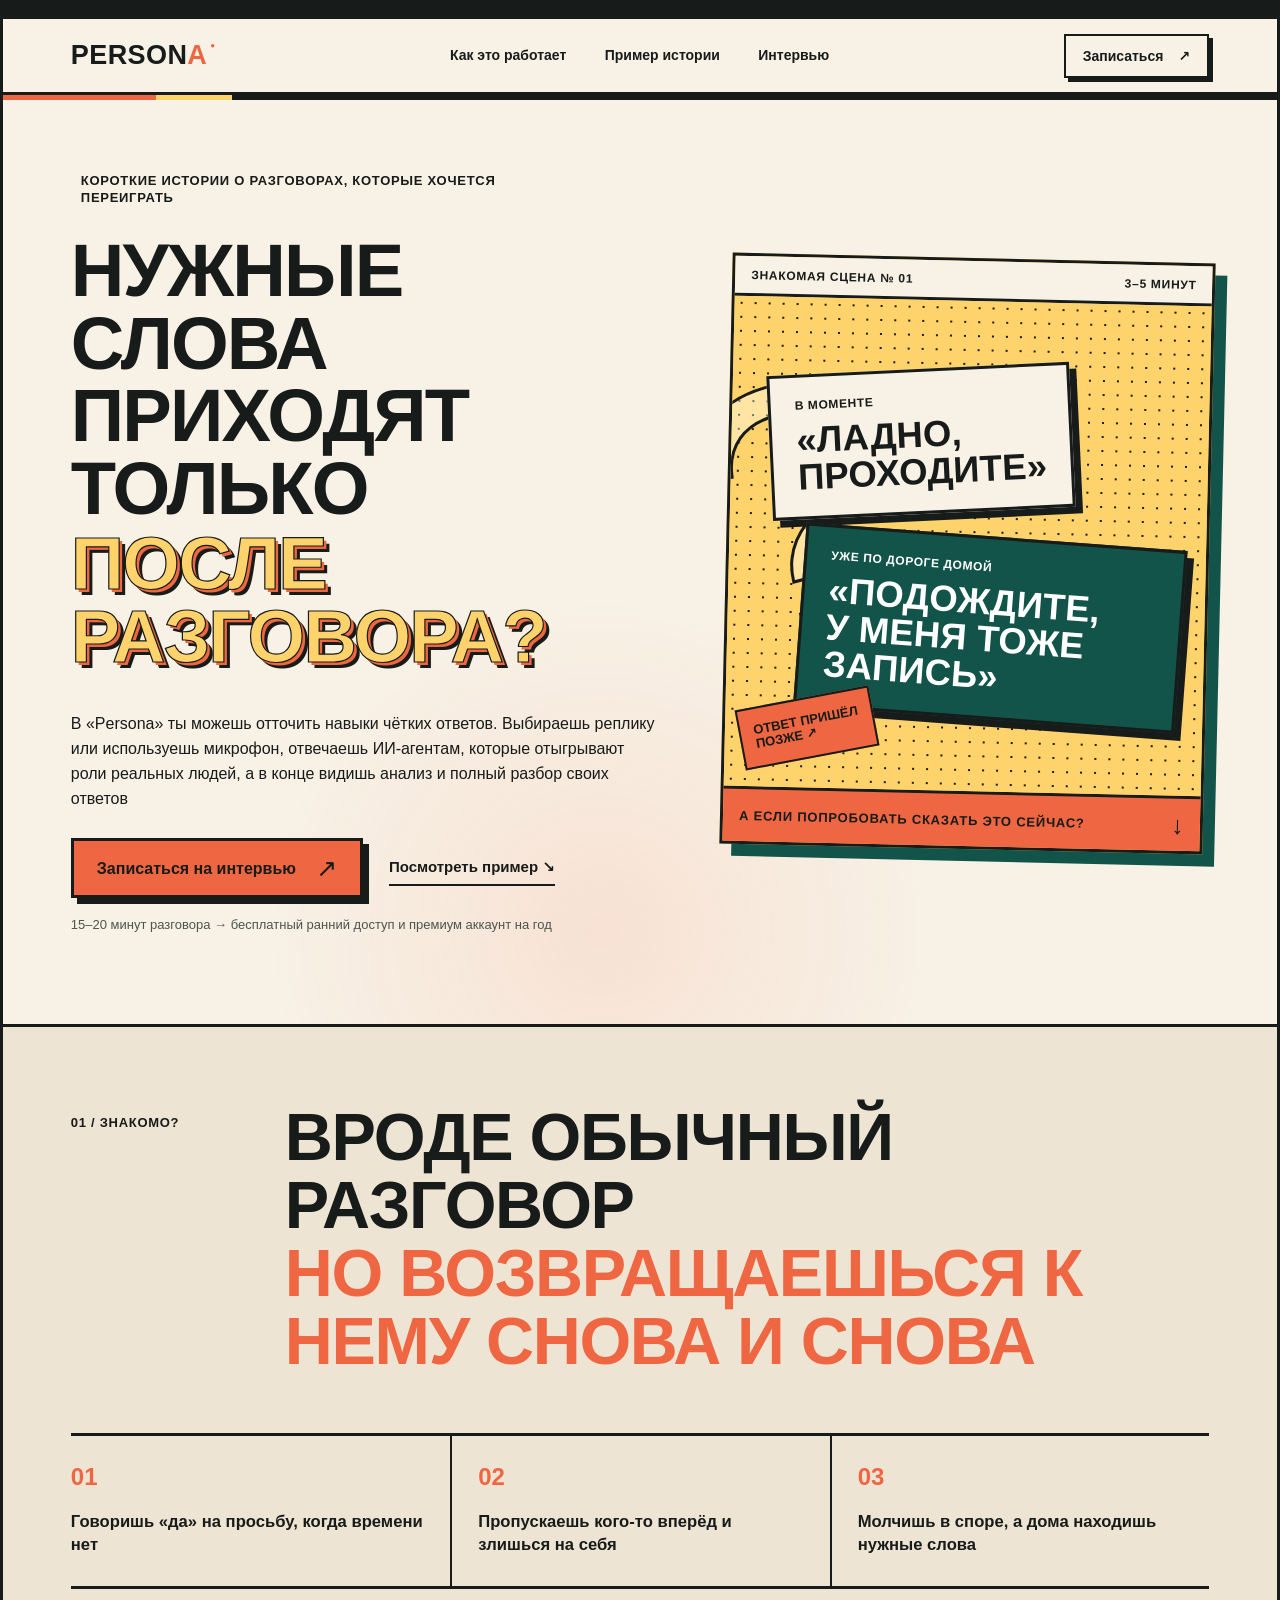
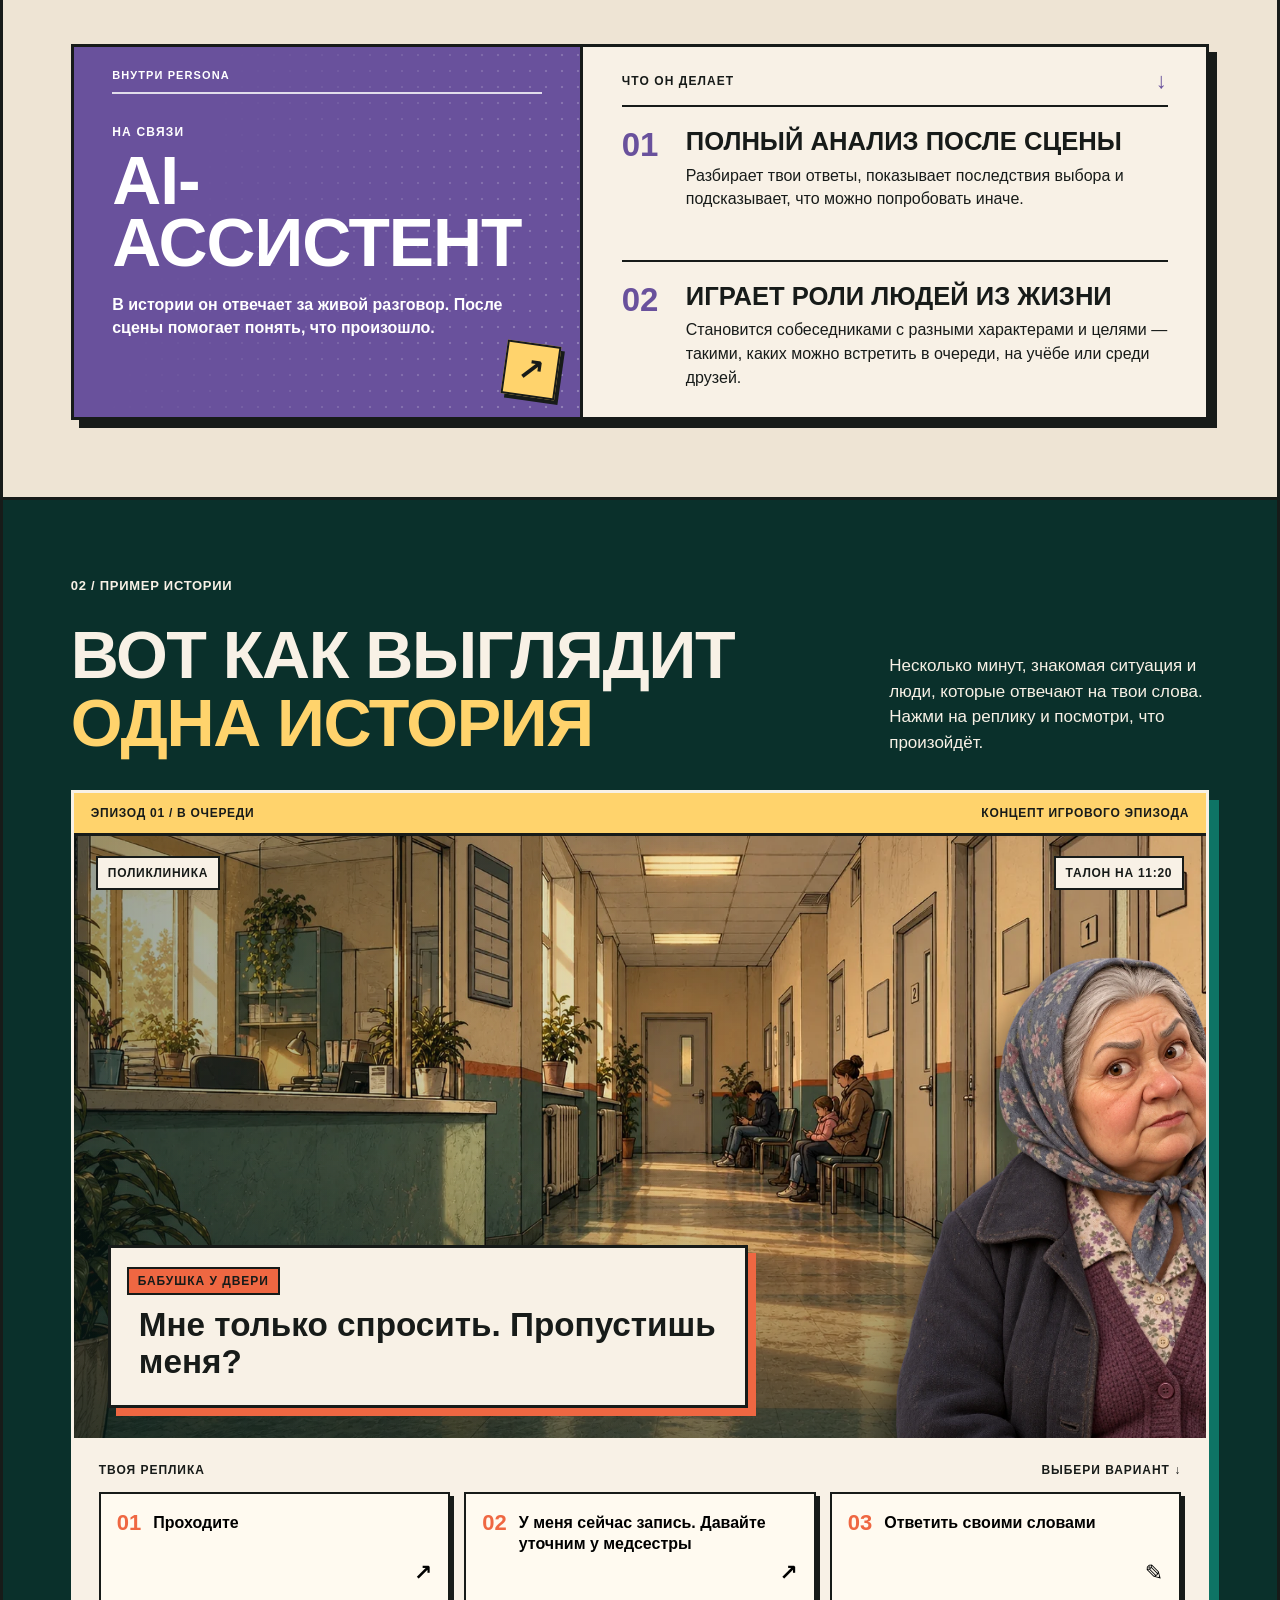
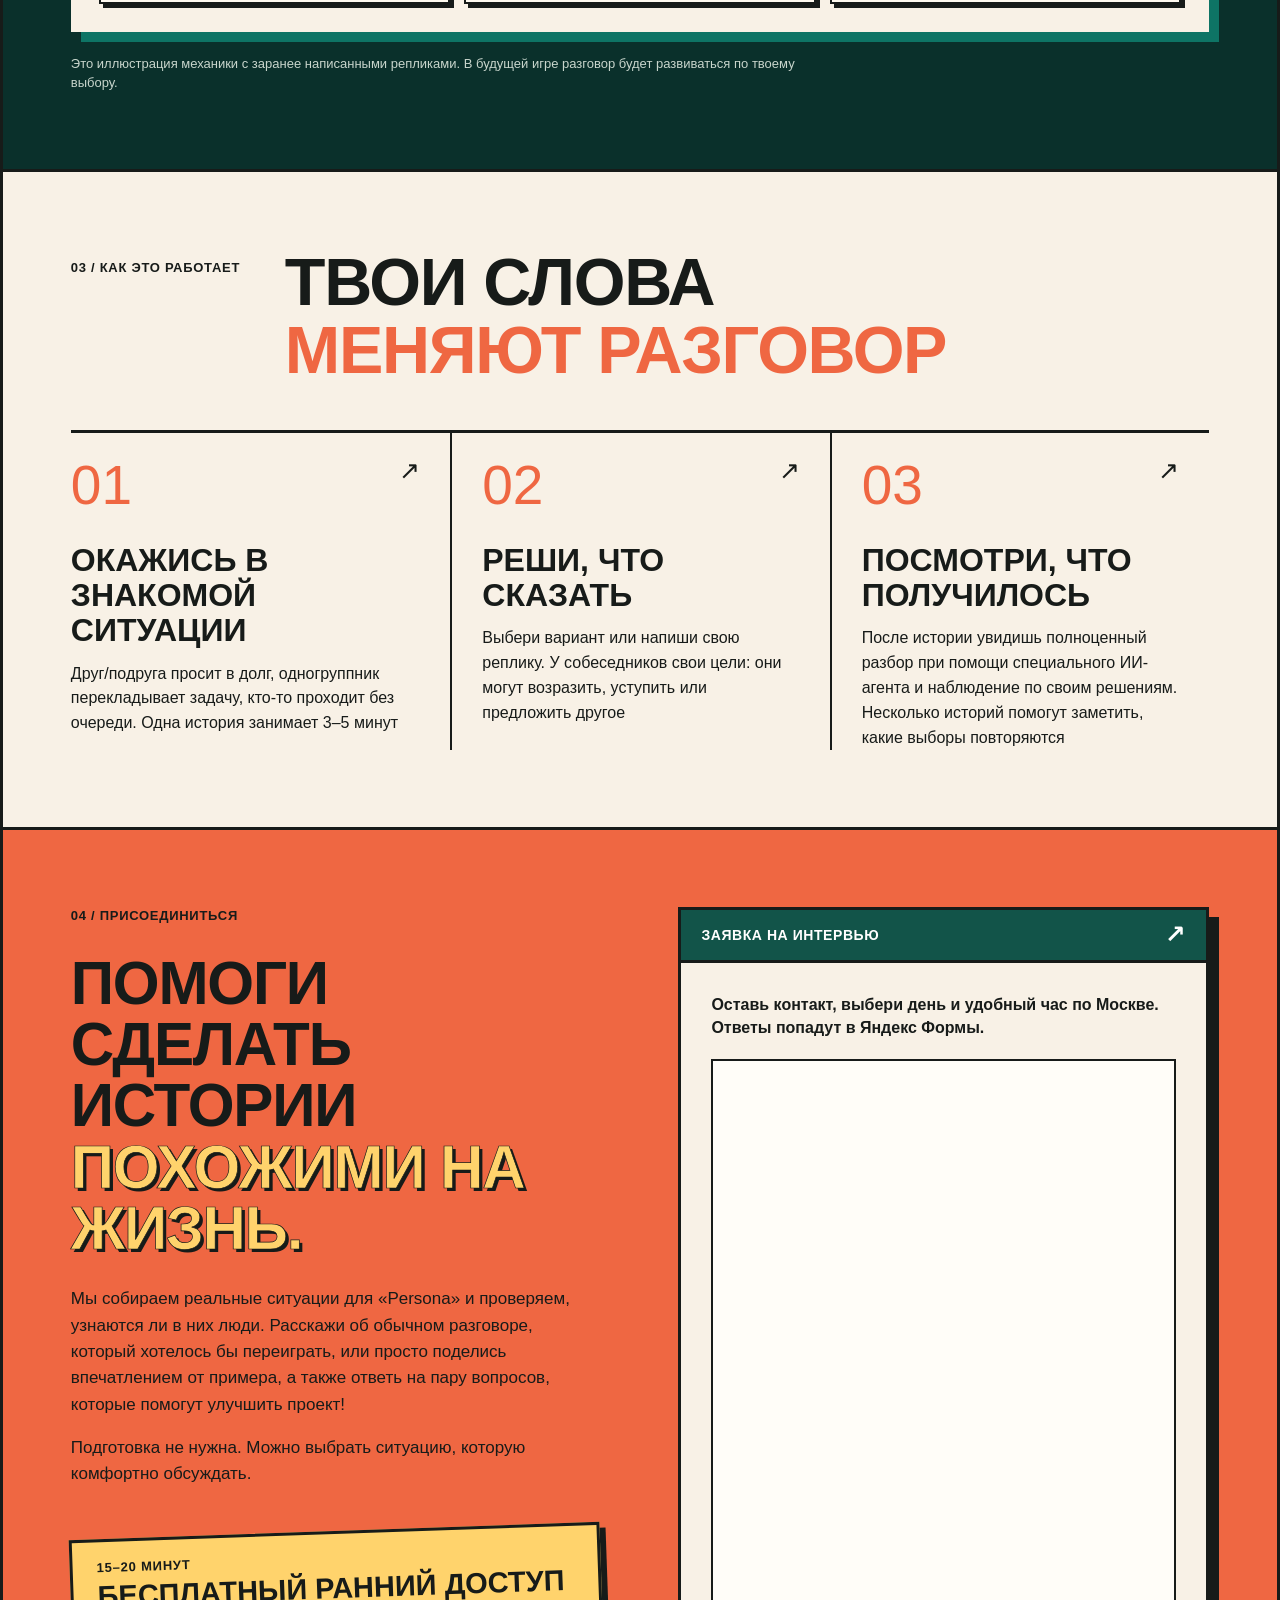
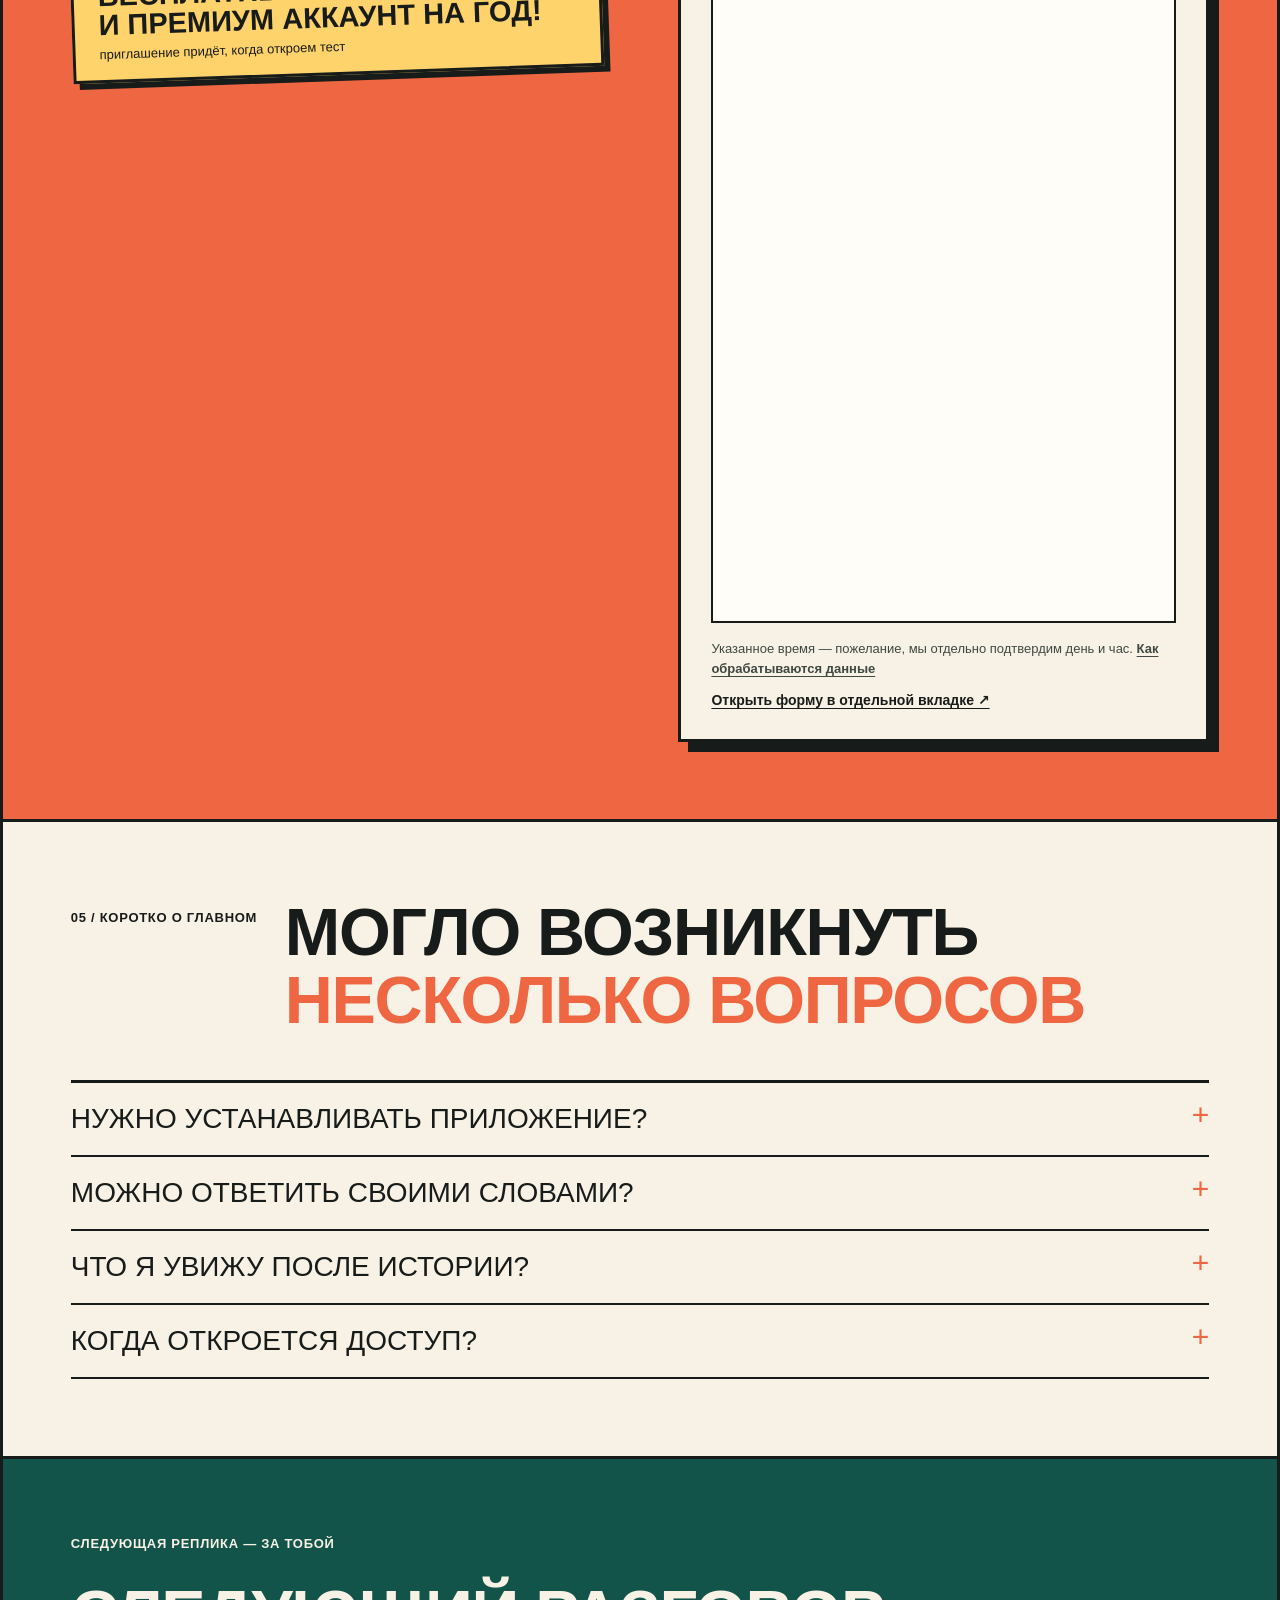
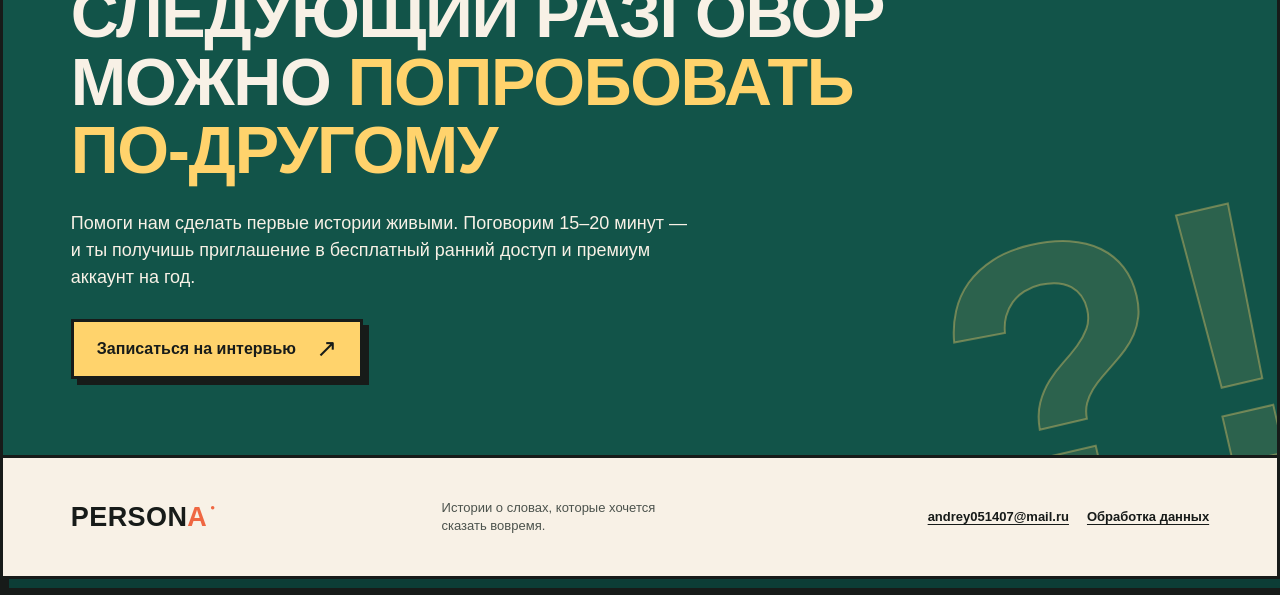
<file: index.html>
<!doctype html>
<html lang="ru">
  <head>
    <meta charset="utf-8">
    <meta name="viewport" content="width=device-width, initial-scale=1">
    <meta name="theme-color" content="#f8f1e6">
    <meta name="description" content="«Persona» — короткие интерактивные истории о знакомых разговорах. Поговори с командой 15–20 минут и получи приглашение в бесплатный ранний доступ и премиум аккаунт на год.">
    <meta property="og:title" content="Persona — разговор можно попробовать по-другому">
    <meta property="og:description" content="Нужные слова приходят только после разговора? Короткие истории о выборе слов в знакомых ситуациях.">
    <meta property="og:type" content="website">
    <title>Persona — разговор можно попробовать по-другому</title>
    <link rel="icon" type="image/svg+xml" href="./favicon.svg">
    <link rel="stylesheet" href="./styles.css">
    <script defer src="./config.js"></script>
    <script defer src="./script.js"></script>
  </head>
  <body>
    <a class="skip-link" href="#main">К содержанию</a>
    <div class="site-shell">
      <header class="site-header">
        <a class="wordmark" href="#top" aria-label="Persona — наверх">PERSON<span>A</span><span class="wordmark-dot">●</span></a>
        <nav class="main-nav" aria-label="Разделы сайта">
          <a href="#how">Как это работает</a>
          <a href="#story">Пример истории</a>
          <a href="#interview">Интервью</a>
        </nav>
        <a class="header-cta" href="#interview">Записаться <span aria-hidden="true">↗</span></a>
      </header>

      <main id="main">
        <section id="top" class="hero section-frame">
          <div class="hero-copy">
            <p class="eyebrow"><span class="eyebrow-mark"></span> Короткие истории о разговорах, которые хочется переиграть</p>
            <h1>Нужные слова<br>приходят только<br><span class="hero-impact">после<br>разговора?</span></h1>
            <p class="hero-description">В «Persona» ты можешь отточить навыки чётких ответов. Выбираешь реплику или используешь микрофон, отвечаешь ИИ-агентам, которые отыгрывают роли реальных людей, а в конце видишь анализ и полный разбор своих ответов</p>
            <div class="hero-actions">
              <a class="button button-primary" href="#interview">Записаться на интервью <span aria-hidden="true">↗</span></a>
              <a class="text-link" href="#story">Посмотреть пример <span aria-hidden="true">↘</span></a>
            </div>
            <p class="microcopy">15–20 минут разговора → бесплатный ранний доступ и премиум аккаунт на год</p>
          </div>
          <div class="hero-art" aria-label="Иллюстрация: обычный ответ в моменте и более точные слова позже">
            <div class="poster-top"><span>ЗНАКОМАЯ СЦЕНА № 01</span><span>3–5 МИНУТ</span></div>
            <div class="poster-body">
              <div class="poster-burst" aria-hidden="true">?</div>
              <div class="poster-speech poster-speech-one"><small>В МОМЕНТЕ</small><strong>«Ладно,<br>проходите»</strong></div>
              <div class="poster-speech poster-speech-two"><small>УЖЕ ПО ДОРОГЕ ДОМОЙ</small><strong>«Подождите,<br>у меня тоже запись»</strong></div>
              <div class="poster-stamp">ОТВЕТ ПРИШЁЛ<br>ПОЗЖЕ ↗</div>
            </div>
            <div class="poster-bottom"><span>А ЕСЛИ ПОПРОБОВАТЬ СКАЗАТЬ ЭТО СЕЙЧАС?</span><span>↓</span></div>
          </div>
        </section>

        <section class="recognition section-frame" aria-labelledby="recognition-title">
          <div class="section-heading-row">
            <p class="section-index">01 / ЗНАКОМО?</p>
            <h2 id="recognition-title">Вроде обычный разговор<br><em>Но возвращаешься к нему снова и снова</em></h2>
          </div>
          <div class="recognition-list">
            <p><span>01</span> Говоришь «да» на просьбу, когда времени нет</p>
            <p><span>02</span> Пропускаешь кого-то вперёд и злишься на себя</p>
            <p><span>03</span> Молчишь в споре, а дома находишь нужные слова</p>
          </div>
          <div class="ai-panel" aria-labelledby="ai-panel-title">
            <div class="ai-panel-intro">
              <div class="ai-panel-topline"><span>ВНУТРИ PERSONA</span><span aria-hidden="true"></span></div>
              <p class="ai-panel-kicker">НА СВЯЗИ</p>
              <h3 id="ai-panel-title">AI-<br>ассистент<span aria-hidden="true"></span></h3>
              <p class="ai-panel-deck">В истории он отвечает за живой разговор. После сцены помогает понять, что произошло.</p>
              <span class="ai-panel-stamp" aria-hidden="true">↗</span>
            </div>
            <div class="ai-panel-features">
              <p class="ai-panel-eyebrow">ЧТО ОН ДЕЛАЕТ <span aria-hidden="true">↓</span></p>
              <div class="ai-panel-feature"><span class="ai-panel-number" aria-hidden="true">01</span><div><h4>Полный анализ после сцены</h4><p>Разбирает твои ответы, показывает последствия выбора и подсказывает, что можно попробовать иначе.</p></div></div>
              <div class="ai-panel-feature"><span class="ai-panel-number" aria-hidden="true">02</span><div><h4>Играет роли людей из жизни</h4><p>Становится собеседниками с разными характерами и целями — такими, каких можно встретить в очереди, на учёбе или среди друзей.</p></div></div>
            </div>
          </div>
        </section>

        <section id="story" class="story-section section-frame" aria-labelledby="story-title">
          <div class="story-intro">
            <div><p class="section-index">02 / ПРИМЕР ИСТОРИИ</p><h2 id="story-title">Вот как выглядит<br><em>одна история</em></h2></div>
            <p>Несколько минут, знакомая ситуация и люди, которые отвечают на твои слова. Нажми на реплику и посмотри, что произойдёт.</p>
          </div>
          <div class="story-shell">
            <div class="story-topbar"><span>ЭПИЗОД 01 / В ОЧЕРЕДИ</span><span>КОНЦЕПТ ИГРОВОГО ЭПИЗОДА</span></div>
            <div class="scene" id="scene">
              <img class="scene-background" src="./assets/clinic-corridor.webp" alt="Рисованный коридор российской поликлиники с ожидающими приёма людьми" width="1600" height="900">
              <div class="scene-shade" aria-hidden="true"></div>
              <img class="scene-character" id="sceneCharacter" src="./assets/grandmother-neutral.webp" alt="Пожилая женщина в платке ждёт у двери кабинета" width="1145" height="1374">
              <div class="scene-meta"><span>ПОЛИКЛИНИКА</span><span>ТАЛОН НА 11:20</span></div>
              <div class="dialogue" aria-live="polite"><span class="dialogue-speaker" id="speaker">БАБУШКА У ДВЕРИ</span><p id="dialogueText">Мне только спросить. Пропустишь меня?</p></div>
            </div>
            <div class="choice-area" id="choiceArea">
              <div class="choice-label"><span>ТВОЯ РЕПЛИКА</span><span>ВЫБЕРИ ВАРИАНТ ↓</span></div>
              <div class="choices">
                <button type="button" class="choice" data-choice="agree"><span class="choice-number">01</span><span>Проходите</span><span class="choice-arrow" aria-hidden="true">↗</span></button>
                <button type="button" class="choice" data-choice="clarify"><span class="choice-number">02</span><span>У меня сейчас запись. Давайте уточним у медсестры</span><span class="choice-arrow" aria-hidden="true">↗</span></button>
                <button type="button" class="choice choice-own" id="ownReplyButton" aria-expanded="false" aria-controls="ownReplyPanel"><span class="choice-number">03</span><span>Ответить своими словами</span><span class="choice-arrow" aria-hidden="true">✎</span></button>
              </div>
              <form class="own-reply" id="ownReplyPanel" hidden>
                <label for="ownReply">Что бы ты сказал(а)?</label>
                <div class="own-reply-input"><input id="ownReply" name="ownReply" maxlength="220" placeholder="Напиши свою реплику…" required><button class="mic-button" id="micButton" type="button" hidden aria-label="Произнести ответ" title="Произнести ответ"><svg viewBox="0 0 24 24" aria-hidden="true"><rect x="9" y="2" width="6" height="13" rx="3"/><path d="M5 11a7 7 0 0 0 14 0M12 18v4m-4 0h8"/></svg></button><button class="reply-submit" type="submit">Ответить ↗</button></div>
                <p class="reply-hint" id="replyHint">Это концепт. Написанный ответ покажет пример продолжения, без анализа твоих слов.</p>
              </form>
              <div class="story-result" id="storyResult" hidden aria-live="polite"><p class="result-label">КОНЦЕПТ РАЗБОРА</p><p id="resultText"></p><p class="method-label">ЧТО МОЖНО ПОПРОБОВАТЬ</p><p class="method-text" id="methodText"></p><button type="button" class="reset-button" id="resetStory">Попробовать другой ответ ↺</button></div>
            </div>
          </div>
          <p class="story-note">Это иллюстрация механики с заранее написанными репликами. В будущей игре разговор будет развиваться по твоему выбору.</p>
        </section>

        <section id="how" class="how-section section-frame" aria-labelledby="how-title">
          <div class="section-heading-row"><p class="section-index">03 / КАК ЭТО РАБОТАЕТ</p><h2 id="how-title">Твои слова<br><em>меняют разговор</em></h2></div>
          <div class="how-grid">
            <article><span class="how-number">01<span aria-hidden="true">↗</span></span><h3>Окажись в знакомой ситуации</h3><p>Друг/подруга просит в долг, одногруппник перекладывает задачу, кто-то проходит без очереди. Одна история занимает 3–5 минут</p></article>
            <article><span class="how-number">02<span aria-hidden="true">↗</span></span><h3>Реши, что сказать</h3><p>Выбери вариант или напиши свою реплику. У собеседников свои цели: они могут возразить, уступить или предложить другое</p></article>
            <article><span class="how-number">03<span aria-hidden="true">↗</span></span><h3>Посмотри, что получилось</h3><p>После истории увидишь полноценный разбор при помощи специального ИИ-агента и наблюдение по своим решениям. Несколько историй помогут заметить, какие выборы повторяются</p></article>
          </div>
        </section>

        <section id="interview" class="interview-section section-frame" aria-labelledby="interview-title">
          <div class="interview-copy">
            <p class="section-index">04 / ПРИСОЕДИНИТЬСЯ</p>
            <h2 id="interview-title">Помоги сделать истории <em>похожими на жизнь.</em></h2>
            <p>Мы собираем реальные ситуации для «Persona» и проверяем, узнаются ли в них люди. Расскажи об обычном разговоре, который хотелось бы переиграть, или просто поделись впечатлением от примера, а также ответь на пару вопросов, которые помогут улучшить проект!</p>
            <p>Подготовка не нужна. Можно выбрать ситуацию, которую комфортно обсуждать.</p>
            <div class="interview-sticker"><span>15–20 МИНУТ</span><strong>бесплатный ранний доступ и премиум аккаунт на год!</strong><small>приглашение придёт, когда откроем тест</small></div>
          </div>
          <div class="form-panel">
            <div class="form-heading"><span>ЗАЯВКА НА ИНТЕРВЬЮ</span><span>↗</span></div>
            <div class="form-embed-body">
              <p class="form-embed-intro">Оставь контакт, выбери день и удобный час по Москве. Ответы попадут в Яндекс Формы.</p>
              <div class="yandex-embed" id="yandexEmbed" hidden><iframe id="yandexFrame" title="Заявка на интервью Persona — Яндекс Формы" loading="lazy" referrerpolicy="strict-origin-when-cross-origin"></iframe></div>
              <div class="form-pending" id="formPending" role="status"><span aria-hidden="true">✳</span><strong>Запись скоро откроется</strong><p>Форма появится здесь, когда команда начнёт приглашать участников.</p></div>
              <p class="form-embed-note">Указанное время — пожелание, мы отдельно подтвердим день и час. <a href="./privacy.html">Как обрабатываются данные</a></p>
              <a class="form-open-link" id="openYandexForm" href="#interview" target="_blank" rel="noopener noreferrer" hidden>Открыть форму в отдельной вкладке ↗</a>
            </div>
          </div>
        </section>

        <section class="faq-section section-frame" aria-labelledby="faq-title"><div class="section-heading-row"><p class="section-index">05 / КОРОТКО О ГЛАВНОМ</p><h2 id="faq-title">Могло возникнуть<br><em>несколько вопросов</em></h2></div><div class="faq-list">
          <details><summary>Нужно устанавливать приложение?</summary><p>Нет. Раннюю версию планируем открыть по ссылке в браузере и в Telegram.</p></details>
          <details><summary>Можно ответить своими словами?</summary><p>Да, можно выбрать вариант, написать свою реплику или произнести её. В этом концепте кнопка микрофона появляется, если браузер поддерживает распознавание речи.</p></details>
          <details><summary>Что я увижу после истории?</summary><p>Полный разбор своих решений и методику, по которой можно улучшить свои ответы. По нескольким историям можно будет увидеть, какие выборы повторяются, а над какими вещами ещё стоит поработать.</p></details>
          <details><summary>Когда откроется доступ?</summary><p>Пришлём приглашение участникам интервью, когда будет готов ранний тест.</p></details>
        </div></section>

        <section class="final-cta section-frame" aria-labelledby="final-title"><div><p class="section-index">СЛЕДУЮЩАЯ РЕПЛИКА — ЗА ТОБОЙ</p><h2 id="final-title">Следующий разговор можно <em>попробовать по-другому</em></h2><p>Помоги нам сделать первые истории живыми. Поговорим 15–20 минут — и ты получишь приглашение в бесплатный ранний доступ и премиум аккаунт на год.</p><a class="button button-light" href="#interview">Записаться на интервью <span aria-hidden="true">↗</span></a></div><span class="final-glyph" aria-hidden="true">?!</span></section>
      </main>

      <footer class="site-footer"><a class="wordmark" href="#top">PERSON<span>A</span><span class="wordmark-dot">●</span></a><span>Истории о словах, которые хочется сказать вовремя.</span><div><a id="teamEmailLink" href="mailto:andrey051407@mail.ru">andrey051407@mail.ru</a><a href="./privacy.html">Обработка данных</a></div></footer>
    </div>
  </body>
</html>
</file>
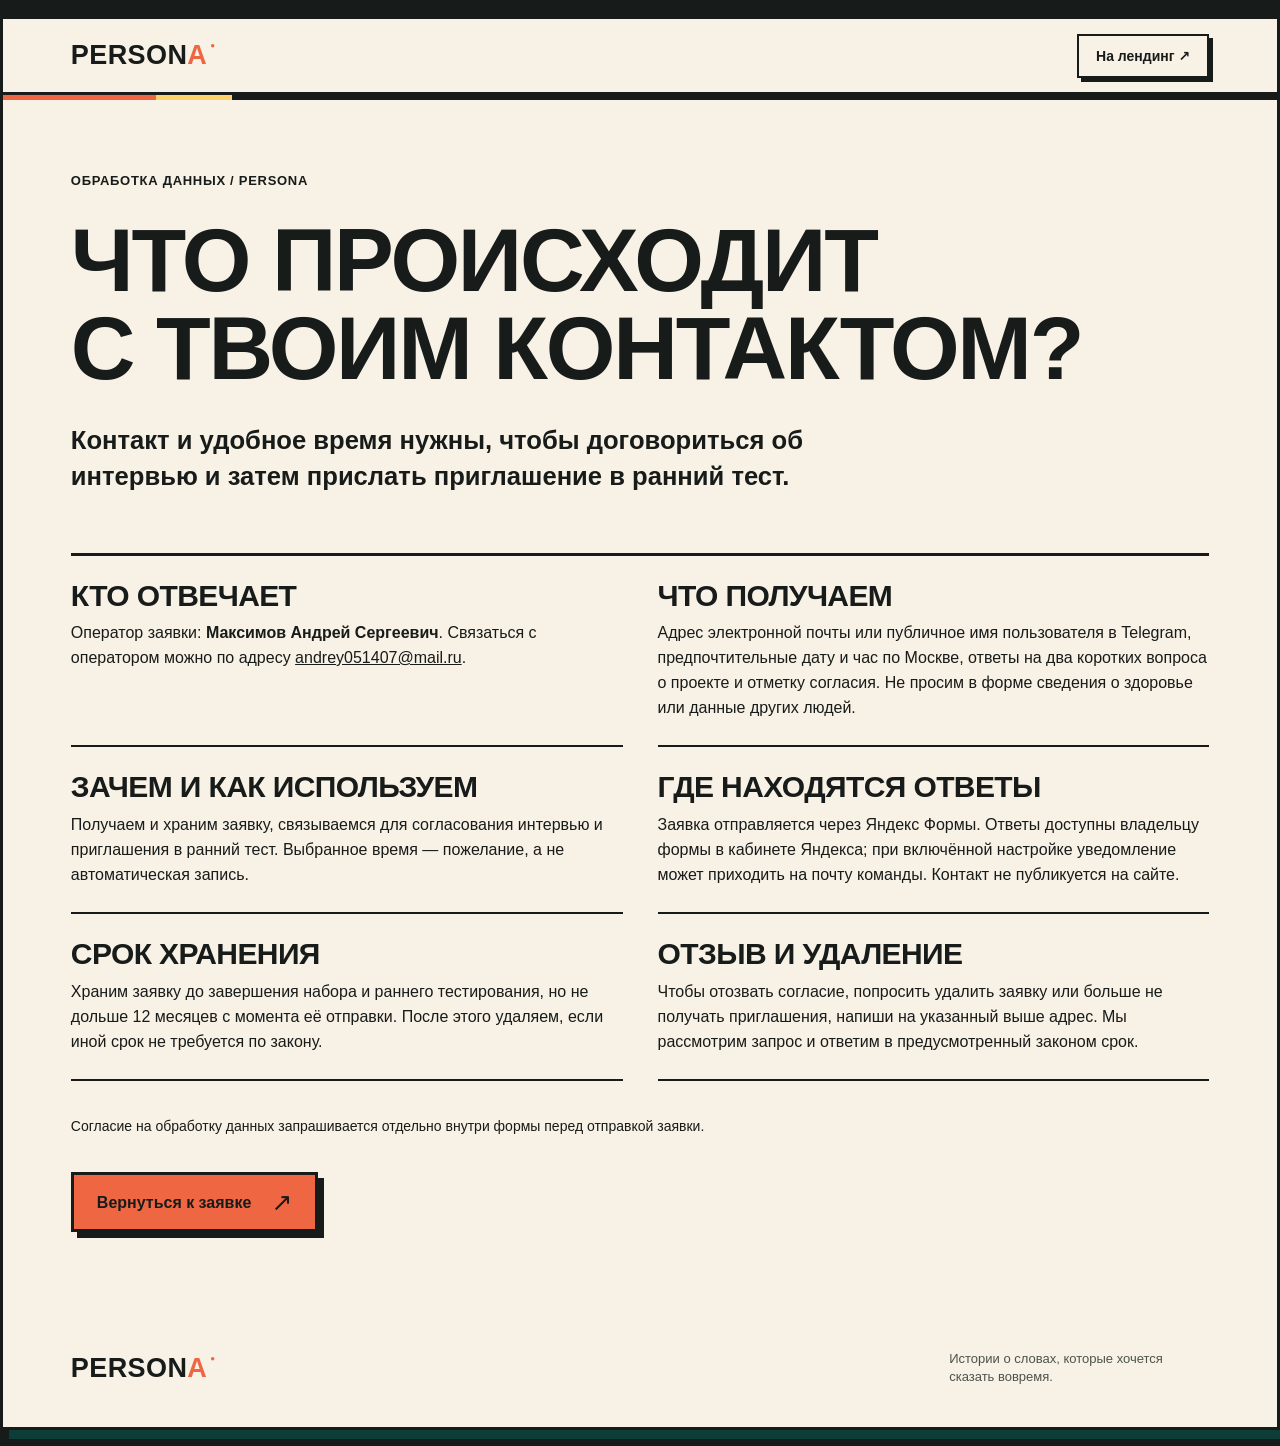
<file: privacy.html>
<!doctype html>
<html lang="ru">
  <head>
    <meta charset="utf-8">
    <meta name="viewport" content="width=device-width, initial-scale=1">
    <meta name="theme-color" content="#f8f1e6">
    <title>Обработка данных — Persona</title>
    <link rel="icon" type="image/svg+xml" href="./favicon.svg">
    <link rel="stylesheet" href="./styles.css">
    <script defer src="./config.js"></script>
  </head>
  <body>
    <a class="skip-link" href="#main">К содержанию</a>
    <div class="site-shell">
      <header class="site-header"><a class="wordmark" href="./index.html#top">PERSON<span>A</span><span class="wordmark-dot">●</span></a><a class="header-cta" href="./index.html#interview">На лендинг ↗</a></header>
      <main class="privacy-main section-frame" id="main">
        <p class="section-index">ОБРАБОТКА ДАННЫХ / PERSONA</p>
        <h1>Что происходит<br>с твоим контактом?</h1>
        <p class="privacy-lead">Контакт и удобное время нужны, чтобы договориться об интервью и затем прислать приглашение в ранний тест.</p>
        <div class="privacy-grid">
          <section><h2>Кто отвечает</h2><p>Оператор заявки: <strong id="privacyOperator">будет указан перед открытием заявок</strong>. Связаться с оператором можно по адресу <a id="privacyEmail" href="./index.html#interview">контакт появится перед открытием заявок</a>.</p></section>
          <section><h2>Что получаем</h2><p>Адрес электронной почты или публичное имя пользователя в Telegram, предпочтительные дату и час по Москве, ответы на два коротких вопроса о проекте и отметку согласия. Не просим в форме сведения о здоровье или данные других людей.</p></section>
          <section><h2>Зачем и как используем</h2><p>Получаем и храним заявку, связываемся для согласования интервью и приглашения в ранний тест. Выбранное время — пожелание, а не автоматическая запись.</p></section>
          <section><h2>Где находятся ответы</h2><p>Заявка отправляется через Яндекс Формы. Ответы доступны владельцу формы в кабинете Яндекса; при включённой настройке уведомление может приходить на почту команды. Контакт не публикуется на сайте.</p></section>
          <section><h2>Срок хранения</h2><p>Храним заявку до завершения набора и раннего тестирования, но не дольше 12 месяцев с момента её отправки. После этого удаляем, если иной срок не требуется по закону.</p></section>
          <section><h2>Отзыв и удаление</h2><p>Чтобы отозвать согласие, попросить удалить заявку или больше не получать приглашения, напиши на указанный выше адрес. Мы рассмотрим запрос и ответим в предусмотренный законом срок.</p></section>
        </div>
        <p class="privacy-tail">Согласие на обработку данных запрашивается отдельно внутри формы перед отправкой заявки.</p>
        <a class="button button-primary" href="./index.html#interview">Вернуться к заявке <span aria-hidden="true">↗</span></a>
      </main>
      <footer class="site-footer"><a class="wordmark" href="./index.html#top">PERSON<span>A</span><span class="wordmark-dot">●</span></a><span>Истории о словах, которые хочется сказать вовремя.</span></footer>
    </div>
    <script>
      window.addEventListener("DOMContentLoaded", () => {
        const email = window.PERSONA_CONFIG?.teamEmail?.trim() || "";
        const operator = window.PERSONA_CONFIG?.operatorName?.trim() || "";
        if (operator) document.querySelector("#privacyOperator").textContent = operator;
        if (/^[^\s@]+@[^\s@]+\.[^\s@]+$/.test(email)) {
          const link = document.querySelector("#privacyEmail");
          link.href = `mailto:${email}`;
          link.textContent = email;
        }
      });
    </script>
  </body>
</html>
</file>
<file: styles.css>
@charset "UTF-8";
:root{--paper:#f8f1e6;--paper-deep:#eee4d4;--ink:#171b19;--teal:#125449;--teal-deep:#0a302b;--orange:#ef6742;--yellow:#ffd36c;--pink:#ff9b83;--line:3px solid var(--ink);font-family:Arial,"DejaVu Sans",sans-serif;color:var(--ink);background:var(--ink)}
*{box-sizing:border-box}
html{scroll-behavior:smooth}
body{margin:0;min-width:320px}
button,input,select{font:inherit}
button,a{-webkit-tap-highlight-color:transparent}
button{cursor:pointer}
a{color:inherit}
img{max-width:100%}
:focus-visible{outline:3px solid #156eec;outline-offset:4px}
::selection{background:var(--orange);color:var(--ink)}
.skip-link{position:absolute;z-index:100;left:20px;top:-80px;background:var(--yellow);border:var(--line);padding:12px 18px;font-weight:700}
.skip-link:focus{top:16px}
.site-shell{max-width:1580px;margin:16px auto;background:var(--paper);border:var(--line);box-shadow:9px 9px 0 #0c3d36;overflow:clip}
.section-frame{padding:clamp(48px,6vw,94px) clamp(24px,5.3vw,86px);scroll-margin-top:78px}
.site-header{height:76px;display:flex;align-items:center;justify-content:space-between;gap:24px;padding:0 clamp(24px,5.3vw,86px);border-bottom:var(--line);background:var(--paper);position:sticky;top:0;z-index:30}
.site-header:after{content:"";height:5px;position:absolute;bottom:-8px;left:0;right:0;background:linear-gradient(90deg,var(--orange) 0 12%,var(--yellow) 12% 18%,var(--ink) 18%)}
.wordmark{font-family:Impact,"Arial Narrow","Nimbus Sans Narrow",sans-serif;font-weight:900;font-size:27px;letter-spacing:.015em;text-decoration:none;white-space:nowrap;line-height:1}
.wordmark span:first-child{color:var(--orange)}.wordmark-dot{font-family:Arial,sans-serif;font-size:8px;vertical-align:top;margin-left:3px;color:var(--orange)}
.main-nav{display:flex;align-items:center;gap:clamp(18px,3vw,44px);font-size:14px;font-weight:800}
.main-nav a{text-decoration:none;border-bottom:2px solid transparent;padding:6px 0}.main-nav a:hover{border-color:var(--orange)}
.header-cta{display:inline-flex;gap:15px;align-items:center;padding:12px 17px;border:2px solid var(--ink);font-size:14px;font-weight:900;text-decoration:none;white-space:nowrap;box-shadow:4px 4px 0 var(--ink);transition:transform .18s,box-shadow .18s}
.header-cta:hover{transform:translate(2px,2px);box-shadow:2px 2px 0 var(--ink);background:var(--yellow)}
.hero{display:grid;grid-template-columns:minmax(0,1.1fr) minmax(0,.9fr);align-items:center;gap:clamp(28px,5vw,90px);background:radial-gradient(circle at 47% 90%,rgba(239,103,66,.11),transparent 31%),var(--paper);border-bottom:var(--line);padding-top:clamp(55px,6vw,90px);padding-bottom:clamp(65px,7vw,105px)}
.hero-copy{position:relative;z-index:1}.eyebrow,.section-index{font-weight:900;font-size:13px;line-height:1.35;letter-spacing:.055em;text-transform:uppercase;margin:0 0 28px}
.eyebrow{max-width:430px;display:flex;align-items:flex-start;gap:10px}.eyebrow-mark{color:var(--orange);font-size:21px;line-height:.9}
h1,h2,h3,p{margin-top:0}h1,h2,h3{font-family:Impact,"Arial Narrow","Nimbus Sans Narrow","DejaVu Sans Condensed",sans-serif;font-stretch:condensed}
h1{font-size:clamp(52px,5.8vw,96px);line-height:.98;letter-spacing:-.025em;margin:0 0 31px;text-transform:uppercase;font-weight:900}
.hero-impact{color:var(--yellow);-webkit-text-stroke:1.2px var(--ink);text-shadow:3px 3px 0 var(--orange),6px 6px 0 var(--ink);display:inline-block;padding:2px 10px 8px 0}
.hero-description{font-size:clamp(16px,1.25vw,19px);line-height:1.55;max-width:600px;margin-bottom:27px}
.hero-actions{display:flex;align-items:center;gap:26px;flex-wrap:wrap}.button{border:var(--line);display:inline-flex;align-items:center;justify-content:space-between;gap:20px;padding:17px 23px;text-decoration:none;font-size:16px;font-weight:900;min-height:60px;line-height:1.1;transition:transform .18s,box-shadow .18s,background .18s}.button span{font-size:25px;font-weight:500;line-height:.6}
.button-primary{background:var(--orange);box-shadow:6px 6px 0 var(--ink)}.button-primary:hover,.button-light:hover{transform:translate(3px,3px);box-shadow:3px 3px 0 var(--ink)}.text-link{font-size:15px;font-weight:900;text-decoration:none;border-bottom:2px solid var(--ink);padding:8px 0}.text-link:hover{color:var(--teal);border-color:var(--teal)}
.microcopy{font-size:13px;line-height:1.4;margin:18px 0 0;max-width:540px;color:#4d554d}
.hero-art{border:var(--line);background:var(--yellow);min-height:590px;display:grid;grid-template-rows:40px 1fr 55px;box-shadow:12px 12px 0 var(--teal);transform:rotate(1.3deg);max-width:590px;width:100%;justify-self:center}
.poster-top,.poster-bottom{display:flex;align-items:center;justify-content:space-between;gap:12px;padding:8px 16px;font-size:12px;letter-spacing:.06em;font-weight:900}.poster-top{background:var(--paper);border-bottom:var(--line)}.poster-bottom{border-top:var(--line);background:var(--orange);font-size:13px}.poster-bottom span:last-child{font-size:25px}
.poster-body{position:relative;min-height:490px;padding:30px;background:radial-gradient(var(--ink) .9px,transparent 1px) 0 0/14px 14px,var(--yellow);overflow:hidden}
.poster-burst{position:absolute;font-family:Impact,sans-serif;font-size:380px;line-height:1;color:rgba(255,255,255,.38);-webkit-text-stroke:3px var(--ink);transform:rotate(-16deg);left:-35px;top:30px}
.poster-speech{position:absolute;border:var(--line);padding:21px 24px;box-shadow:7px 7px 0 var(--ink);z-index:1}.poster-speech small{display:block;font-size:12px;font-weight:900;letter-spacing:.05em;margin-bottom:9px}.poster-speech strong{font-family:Impact,"Arial Narrow","DejaVu Sans Condensed",sans-serif;font-size:clamp(27px,2.85vw,42px);line-height:1.02;text-transform:uppercase;letter-spacing:.005em;font-weight:900;display:block}
.poster-speech-one{top:14%;left:8%;background:var(--paper);transform:rotate(-4deg)}.poster-speech-two{top:48%;right:5%;background:var(--teal);color:#fff;transform:rotate(3deg);max-width:80%}.poster-stamp{position:absolute;bottom:6%;left:3%;border:2px solid var(--ink);background:var(--orange);font-size:13px;font-weight:900;line-height:1.1;padding:14px 13px;transform:rotate(-12deg);z-index:2}
.section-heading-row{display:grid;grid-template-columns:190px 1fr;gap:24px;align-items:start}.section-heading-row .section-index{padding-top:10px}
h2{font-size:clamp(43px,5.2vw,78px);line-height:1.02;letter-spacing:-.02em;text-transform:uppercase;font-weight:900;margin:0 0 45px}h2 em{font-style:normal;color:var(--orange)}
.recognition{background:var(--paper-deep);border-bottom:var(--line)}.recognition-list{display:grid;grid-template-columns:repeat(3,1fr);border-top:var(--line);border-bottom:var(--line);margin:12px 0 55px}.recognition-list p{font-size:clamp(16px,1.3vw,19px);line-height:1.42;font-weight:700;margin:0;padding:24px 26px 29px 0}.recognition-list p+p{border-left:2px solid var(--ink);padding-left:26px}.recognition-list span{display:block;color:var(--orange);font-family:Impact,sans-serif;font-size:24px;margin-bottom:16px}
.story-section{background:var(--teal-deep);color:var(--paper);border-bottom:var(--line)}.story-intro{display:flex;justify-content:space-between;align-items:end;gap:40px}.story-intro h2{margin-bottom:32px}.story-intro em{color:var(--yellow)}.story-intro>p{max-width:320px;font-size:17px;line-height:1.5;margin-bottom:35px}.story-shell{border:3px solid var(--paper);box-shadow:10px 10px 0 #0e7465;color:var(--ink)}.story-topbar{background:var(--yellow);display:flex;justify-content:space-between;gap:20px;padding:13px 17px;border-bottom:var(--line);font-size:12px;letter-spacing:.06em;font-weight:900}.scene{height:clamp(450px,47vw,620px);position:relative;overflow:hidden;background:#9d9c79;isolation:isolate}.scene-background{position:absolute;width:106%;height:106%;max-width:none;left:-3%;top:-3%;object-fit:cover;transform:translate3d(var(--bg-x,0px),var(--bg-y,0px),0);transition:transform .3s ease}.scene-shade{position:absolute;inset:0;background:linear-gradient(90deg,rgba(8,31,27,.42),transparent 60%),linear-gradient(0deg,rgba(8,31,27,.55),transparent 48%);z-index:1}.scene-character{position:absolute;z-index:2;right:8%;bottom:-23%;height:115%;width:auto;max-width:none;object-fit:contain;filter:drop-shadow(-16px 10px 10px rgba(0,0,0,.28));transform:translate3d(var(--person-x,0px),var(--person-y,0px),0);transition:transform .3s ease}.scene-meta{position:absolute;z-index:3;top:20px;left:22px;right:22px;display:flex;justify-content:space-between;gap:10px;color:var(--ink);font-size:12px;font-weight:900;letter-spacing:.06em}.scene-meta span{background:var(--paper);border:2px solid var(--ink);padding:8px 10px}.dialogue{position:absolute;z-index:4;left:3%;bottom:5%;width:min(60%,640px);border:var(--line);background:var(--paper);box-shadow:8px 8px 0 var(--orange);padding:23px 28px 24px}.dialogue-speaker{display:inline-block;font-size:12px;font-weight:900;letter-spacing:.08em;background:var(--orange);border:2px solid var(--ink);padding:5px 9px;margin:-42px 0 12px -12px}.dialogue p{font-family:Impact,"Arial Narrow","DejaVu Sans Condensed",sans-serif;font-weight:800;font-size:clamp(24px,2.6vw,38px);line-height:1.1;margin:0}.choice-area{padding:25px;background:var(--paper)}.choice-label{display:flex;justify-content:space-between;gap:10px;font-size:12px;font-weight:900;letter-spacing:.08em;padding:0 0 15px}.choices{display:grid;grid-template-columns:repeat(3,1fr);gap:14px}.choice{min-height:112px;padding:18px 16px;border:2px solid var(--ink);background:#fffaf0;box-shadow:4px 4px 0 var(--ink);text-align:left;display:flex;gap:12px;align-items:flex-start;font-size:16px;font-weight:800;line-height:1.35;transition:background .16s,transform .16s,box-shadow .16s}.choice:hover,.choice:focus-visible{background:var(--yellow);transform:translate(-2px,-2px);box-shadow:6px 6px 0 var(--orange),9px 9px 0 var(--ink)}.choice.is-selected{background:var(--yellow);box-shadow:0 0 0 5px var(--orange),6px 6px 0 var(--ink)}.choice-number{font-family:Impact,sans-serif;font-size:22px;line-height:1;color:var(--orange);flex:none}.choice-arrow{font-size:22px;line-height:1;margin-left:auto;align-self:flex-end}.own-reply{margin-top:22px;border-top:2px solid var(--ink);padding-top:18px}.own-reply[hidden],.story-result[hidden]{display:none}.own-reply label{display:block;font-weight:900;font-size:15px;margin-bottom:9px}.own-reply-input{display:flex;border:2px solid var(--ink);background:#fff}.own-reply-input input{flex:1;min-width:0;padding:15px;font-size:16px;border:0;background:transparent;outline-offset:-3px}.mic-button,.reply-submit{border:0;border-left:2px solid var(--ink);background:var(--yellow);padding:0 15px;font-weight:900}.mic-button[hidden]{display:none}.mic-button svg{width:23px;height:23px;fill:none;stroke:var(--ink);stroke-width:2;stroke-linecap:round}.mic-button.is-listening{background:var(--orange);animation:pulse 1.3s infinite}.reply-submit{background:var(--orange)}.reply-hint{font-size:13px;line-height:1.45;margin:9px 0 0}.story-result{margin-top:20px;border:var(--line);background:var(--yellow);padding:20px 22px}.result-label{font-size:12px;font-weight:900;letter-spacing:.06em;margin:0 0 7px}.story-result #resultText{font-size:18px;line-height:1.45;font-weight:700;margin:0 0 14px}.reset-button{background:transparent;border:0;border-bottom:2px solid var(--ink);padding:3px 0;font-size:14px;font-weight:900}.story-note{font-size:13px;line-height:1.5;max-width:750px;color:#c8d5cc;margin:22px 0 0}
.how-section{background:var(--paper);border-bottom:var(--line)}.how-grid{display:grid;grid-template-columns:repeat(3,1fr);gap:0;border-top:var(--line)}.how-grid article{padding:25px 30px 0 0}.how-grid article+article{padding-left:30px;border-left:2px solid var(--ink)}.how-number{font-family:Impact,sans-serif;font-size:55px;color:var(--orange);line-height:1;display:flex;justify-content:space-between}.how-number span{font-family:Arial,sans-serif;font-size:25px;color:var(--ink)}.how-grid h3{font-size:clamp(25px,2.5vw,35px);text-transform:uppercase;line-height:1.1;margin:30px 0 13px}.how-grid p{font-size:16px;line-height:1.55;margin:0}
.interview-section{display:grid;grid-template-columns:minmax(0,1fr) minmax(0,1fr);gap:clamp(35px,6vw,95px);background:var(--orange);border-bottom:var(--line)}.interview-copy h2{font-size:clamp(44px,4.7vw,69px);margin-bottom:27px}.interview-copy h2 em{color:var(--yellow);-webkit-text-stroke:.7px var(--ink);text-shadow:3px 3px 0 var(--ink)}.interview-copy>p:not(.section-index){font-size:17px;line-height:1.55;max-width:600px}.interview-sticker{margin-top:43px;display:flex;flex-direction:column;gap:7px;width:fit-content;max-width:100%;border:var(--line);padding:18px 24px;background:var(--yellow);box-shadow:6px 6px 0 var(--ink);transform:rotate(-2deg)}.interview-sticker span{font-size:13px;font-weight:900;letter-spacing:.06em}.interview-sticker strong{font-family:Impact,"Arial Narrow",sans-serif;font-size:29px;text-transform:uppercase;line-height:1}.interview-sticker small{font-size:13px}
.faq-section{background:var(--paper);border-bottom:var(--line)}.faq-list{border-top:var(--line)}.faq-list details{border-bottom:2px solid var(--ink);padding:20px 0}.faq-list summary{font-size:clamp(20px,2.2vw,28px);font-family:Impact,"Arial Narrow","DejaVu Sans Condensed",sans-serif;text-transform:uppercase;cursor:pointer;list-style:none;display:flex;justify-content:space-between;gap:25px}.faq-list summary::-webkit-details-marker{display:none}.faq-list summary:after{content:"+";font-family:Arial,sans-serif;font-weight:500;color:var(--orange);font-size:30px;line-height:.8}.faq-list details[open] summary:after{content:"−"}.faq-list p{font-size:17px;line-height:1.5;margin:16px 0 2px;max-width:720px}
.final-cta{background:var(--teal);color:var(--paper);position:relative;overflow:hidden;border-bottom:var(--line)}.final-cta>div{position:relative;z-index:1;max-width:900px}.final-cta h2{margin-bottom:25px}.final-cta h2 em{color:var(--yellow)}.final-cta p:not(.section-index){font-size:18px;line-height:1.5;max-width:620px;margin-bottom:28px}.button-light{background:var(--yellow);color:var(--ink);box-shadow:6px 6px 0 var(--ink)}.final-glyph{position:absolute;right:-.05em;bottom:-.24em;font:900 clamp(200px,29vw,450px)/1 Impact,sans-serif;color:rgba(255,211,108,.11);-webkit-text-stroke:2px rgba(255,211,108,.36);transform:rotate(-13deg)}
.site-footer{min-height:118px;padding:26px clamp(24px,5.3vw,86px);display:flex;justify-content:space-between;align-items:center;gap:24px;background:var(--paper);font-size:13px;line-height:1.4}.site-footer>span{max-width:260px;color:#4c534d}.site-footer>div{display:flex;gap:18px;flex-wrap:wrap;font-weight:700}.site-footer>div a{text-underline-offset:3px}
@keyframes pulse{50%{box-shadow:inset 0 0 0 5px #fff}}
@media(max-width:1100px){.hero{grid-template-columns:1fr 1fr}.hero-art{min-height:490px;grid-template-rows:37px 1fr 50px}.poster-body{min-height:400px}.poster-speech{padding:16px}.poster-speech strong{font-size:clamp(25px,3.3vw,38px)}h1{font-size:clamp(49px,5.8vw,72px)}.interview-section{gap:35px}.main-nav{gap:18px}}
@media(max-width:820px){.site-shell{margin:0;box-shadow:none;border:0}.site-header{height:68px}.main-nav{display:none}.hero{grid-template-columns:1fr;gap:56px}.hero h1{font-size:clamp(57px,9vw,83px)}.hero-art{max-width:570px;justify-self:center}.section-heading-row{grid-template-columns:1fr;gap:0}.section-heading-row h2{margin-top:0}.section-heading-row .section-index{padding-top:0}.story-intro{align-items:start}.scene{height:500px}.recognition-list{grid-template-columns:1fr}.recognition-list p,.recognition-list p+p{border-left:0;padding:16px 0;border-bottom:2px solid var(--ink)}.recognition-list p:last-child{border:0}.recognition-list span{display:inline;margin:0 16px 0 0}.how-grid h3{font-size:27px}.interview-section{grid-template-columns:1fr}.form-panel{max-width:650px;width:100%}.site-footer{align-items:flex-start;flex-wrap:wrap}}
@media(max-width:600px){.section-frame{padding:50px 20px}.site-header{padding:0 20px;height:64px}.wordmark{font-size:23px}.header-cta{font-size:12px;padding:10px 11px;gap:7px;box-shadow:3px 3px 0 var(--ink)}.eyebrow{font-size:12px;margin-bottom:21px}.hero{padding-top:51px;gap:40px}.hero h1{font-size:clamp(44px,10.4vw,67px);line-height:1}.hero-impact{text-shadow:2px 2px 0 var(--orange),4px 4px 0 var(--ink)}.hero-description{font-size:16px}.hero-actions{align-items:flex-start;flex-direction:column;gap:15px}.button{font-size:15px}.hero-art{min-height:430px;grid-template-rows:37px 1fr 50px;transform:rotate(.7deg);box-shadow:7px 7px 0 var(--teal)}.poster-top,.poster-bottom{font-size:10px;padding:6px 9px}.poster-body{min-height:340px}.poster-burst{font-size:285px;top:10px}.poster-speech{padding:12px 14px;box-shadow:4px 4px 0 var(--ink)}.poster-speech small{font-size:10px}.poster-speech strong{font-size:clamp(23px,7vw,35px)}.poster-speech-one{top:13%;left:6%}.poster-speech-two{top:49%;right:4%;max-width:89%}.poster-stamp{bottom:5%;font-size:10px;padding:9px}.section-index{font-size:12px;margin-bottom:20px}h2{font-size:clamp(38px,9vw,58px);margin-bottom:32px}.recognition-list{margin:0 0 34px}.recognition-list p{font-size:16px}.story-intro{display:block}.story-intro h2{margin-bottom:18px}.story-intro>p{font-size:16px;margin-bottom:27px}.story-topbar{font-size:10px;padding:10px;line-height:1.2}.story-shell{box-shadow:6px 6px 0 #0e7465}.scene{height:450px}.scene-background{width:155%;max-width:none;left:-25%;top:-2%}.scene-character{height:78%;right:-14%;bottom:5%}.scene-meta{top:12px;left:12px;right:12px;font-size:9px}.dialogue{left:4%;bottom:3%;width:88%;padding:18px 18px 16px;box-shadow:5px 5px 0 var(--orange)}.dialogue-speaker{margin:-37px 0 9px -6px;font-size:10px}.dialogue p{font-size:25px}.choice-area{padding:16px}.choice-label{font-size:10px}.choices{grid-template-columns:1fr;gap:10px}.choice{min-height:70px;padding:12px 13px;align-items:center;font-size:15px;box-shadow:3px 3px 0 var(--ink)}.choice-arrow{align-self:center}.own-reply-input{flex-wrap:wrap}.own-reply-input input{flex-basis:100%;border-bottom:2px solid var(--ink)}.mic-button,.reply-submit{min-height:45px;flex:1;border-left:0}.reply-submit{border-left:2px solid var(--ink)}.how-grid{grid-template-columns:1fr}.how-grid article,.how-grid article+article{padding:22px 0 24px;border-left:0;border-bottom:2px solid var(--ink)}.how-grid article:last-child{border-bottom:0}.how-number{font-size:44px}.how-grid h3{margin:16px 0 9px}.interview-copy h2{font-size:clamp(40px,9vw,58px)}.interview-sticker{margin-top:29px}.site-footer{gap:16px;padding:25px 20px}.site-footer>span{width:100%;max-width:none}.final-glyph{font-size:240px;right:-30px;bottom:-75px}}
@media(max-width:380px){.header-cta{font-size:11px}.wordmark{font-size:21px}.hero h1{font-size:43px}.poster-speech strong{font-size:23px}.poster-stamp{display:none}}
@media(prefers-reduced-motion:reduce){html{scroll-behavior:auto}*,*:before,*:after{animation-duration:.01ms!important;transition-duration:.01ms!important}.scene-background,.scene-character{transform:none!important}}
.privacy-main{min-height:75vh}.privacy-main h1{font-size:clamp(49px,7vw,94px);margin-bottom:30px}.privacy-lead{font-size:clamp(19px,2vw,26px);line-height:1.4;font-weight:700;max-width:850px;margin-bottom:58px}.privacy-grid{display:grid;grid-template-columns:1fr 1fr;gap:0 35px;border-top:var(--line);margin-bottom:35px}.privacy-grid section{padding:25px 0;border-bottom:2px solid var(--ink)}.privacy-grid h2{font-size:30px;margin:0 0 10px}.privacy-grid p{font-size:16px;line-height:1.55;margin:0}.privacy-tail{font-size:14px;line-height:1.5;margin-bottom:35px;max-width:750px}@media(max-width:600px){.privacy-grid{grid-template-columns:1fr}.privacy-main h1{font-size:47px}}
.scene.is-speaking .scene-character{animation:character-speaking .24s ease-in-out infinite alternate}
@keyframes character-speaking{from{translate:0 0}to{translate:0 -4px}}
.story-result #resultText{margin-bottom:15px}.method-label{font-size:12px;font-weight:900;letter-spacing:.06em;border-top:2px solid var(--ink);padding-top:13px;margin:0 0 7px}.story-result .method-text{font-size:16px;line-height:1.45;margin:0 0 16px}
@media(prefers-reduced-motion:reduce){.scene.is-speaking .scene-character{animation:none}}
.scene-character{height:98%;right:-15%;bottom:-15%}
@media(max-width:820px){.scene-character{height:82%;right:-17%;bottom:-8%}}
@media(max-width:600px){.scene-character{height:70%;right:-28%;bottom:0}}

.ai-panel{display:grid;grid-template-columns:minmax(0,.9fr) minmax(0,1.1fr);min-height:325px;border:var(--line);background:var(--paper);box-shadow:8px 8px 0 var(--ink)}
.ai-panel-intro{position:relative;isolation:isolate;overflow:hidden;border-right:var(--line);padding:22px clamp(23px,3vw,40px) 78px;background:#69519c;color:#fff}
.ai-panel-intro:before{content:"";position:absolute;z-index:-1;inset:0;background:radial-gradient(rgba(255,255,255,.28) 1.2px,transparent 1.6px) 0 0/16px 16px;mask-image:linear-gradient(110deg,transparent 25%,#000 100%);pointer-events:none}
.ai-panel-topline{display:flex;align-items:center;justify-content:space-between;gap:15px;border-bottom:2px solid rgba(255,255,255,.8);padding-bottom:11px;font-size:11px;font-weight:900;letter-spacing:.1em}
.ai-panel-topline span:last-child{font-size:25px;line-height:1;color:var(--yellow)}
.ai-panel-kicker{margin:31px 0 11px;font-size:12px;font-weight:900;letter-spacing:.1em}
.ai-panel h3{font-family:Impact,"Arial Narrow","DejaVu Sans Condensed",sans-serif;font-size:clamp(44px,5.3vw,80px);line-height:.92;letter-spacing:-.015em;text-transform:uppercase;margin:0 0 18px;font-weight:900}
.ai-panel h3 span{color:var(--yellow)}
.ai-panel-deck{max-width:400px;margin:0;font-size:16px;font-weight:700;line-height:1.45}
.ai-panel-stamp{position:absolute;right:22px;bottom:20px;display:grid;place-items:center;width:54px;height:54px;border:2px solid var(--ink);background:var(--yellow);color:var(--ink);box-shadow:4px 4px 0 var(--ink);font-size:32px;font-weight:900;transform:rotate(8deg)}
.ai-panel-features{display:flex;flex-direction:column;padding:23px clamp(23px,3vw,40px) 23px}
.ai-panel-eyebrow{display:flex;justify-content:space-between;align-items:center;gap:15px;margin:0 0 13px;font-size:12px;font-weight:900;letter-spacing:.09em}
.ai-panel-eyebrow span{font-size:22px;line-height:1;color:#69519c}
.ai-panel-feature{display:grid;grid-template-columns:48px minmax(0,1fr);gap:16px;border-top:2px solid var(--ink);padding:21px 0 20px;flex:1}
.ai-panel-feature:last-child{padding-bottom:0}
.ai-panel-number{font:900 33px/1 Impact,"Arial Narrow",sans-serif;color:#69519c}
.ai-panel-feature h4{font-size:clamp(22px,2vw,29px);line-height:1.08;text-transform:uppercase;margin:0 0 8px;font-weight:900}
.ai-panel-feature p{font-size:16px;line-height:1.48;margin:0;max-width:540px}
@media(max-width:820px){.ai-panel{grid-template-columns:1fr}.ai-panel-intro{border-right:0;border-bottom:var(--line)}.ai-panel-features{padding:24px 30px 28px}.ai-panel h3{font-size:clamp(52px,8vw,72px)}}
@media(max-width:600px){.ai-panel{box-shadow:6px 6px 0 var(--ink)}.ai-panel-intro{padding:20px 22px 75px}.ai-panel-kicker{margin-top:27px}.ai-panel h3{font-size:clamp(42px,10vw,58px)}.ai-panel-deck{font-size:15px}.ai-panel-features{padding:21px 22px 25px}.ai-panel-feature{grid-template-columns:34px minmax(0,1fr);gap:10px;padding:18px 0}.ai-panel-number{font-size:25px}.ai-panel-feature h4{font-size:22px}.ai-panel-feature p{font-size:15px}}

.form-panel{background:var(--paper);border:var(--line);box-shadow:10px 10px 0 var(--ink);align-self:start}
.form-heading{background:var(--teal);border-bottom:var(--line);color:#fff;display:flex;justify-content:space-between;align-items:center;padding:17px 20px;font-size:14px;font-weight:900;letter-spacing:.04em}
.form-heading span:last-child{font-size:25px;line-height:.6}
.form-embed-body{padding:clamp(17px,2.5vw,30px)}
.form-embed-intro{font-size:16px;line-height:1.45;font-weight:700;margin:0 0 20px}
.yandex-embed{border:2px solid var(--ink);background:#fffdf8;overflow:hidden}
.yandex-embed iframe{display:block;width:100%;height:1160px;border:0;background:#fffdf8}
.form-pending{display:flex;flex-direction:column;justify-content:center;min-height:330px;border:2px solid var(--ink);background:radial-gradient(var(--orange) .9px,transparent 1.3px) 0 0/15px 15px,var(--yellow);padding:28px}
.form-pending span{font-size:47px;line-height:1;color:var(--orange);-webkit-text-stroke:1px var(--ink);margin-bottom:28px}
.form-pending strong{font-family:Impact,"Arial Narrow","DejaVu Sans Condensed",sans-serif;font-size:clamp(34px,3vw,44px);line-height:1.02;text-transform:uppercase;max-width:350px}
.form-pending p{font-size:15px;font-weight:700;line-height:1.45;margin:17px 0 0;max-width:340px}
.form-embed-note{font-size:13px;line-height:1.5;margin:16px 0 0;color:#3f4842}
.form-embed-note a,.form-open-link{text-underline-offset:3px;font-weight:800}
.form-open-link{display:inline-block;margin-top:14px;font-size:14px}
.yandex-embed[hidden],.form-pending[hidden],.form-open-link[hidden]{display:none}
@media(max-width:600px){.form-panel{box-shadow:6px 6px 0 var(--ink)}.form-heading{font-size:12px}.form-embed-body{padding:16px}.form-embed-intro{font-size:15px}.form-pending{min-height:270px;padding:21px}.form-pending strong{font-size:34px}.yandex-embed iframe{height:1280px}}
</file>
